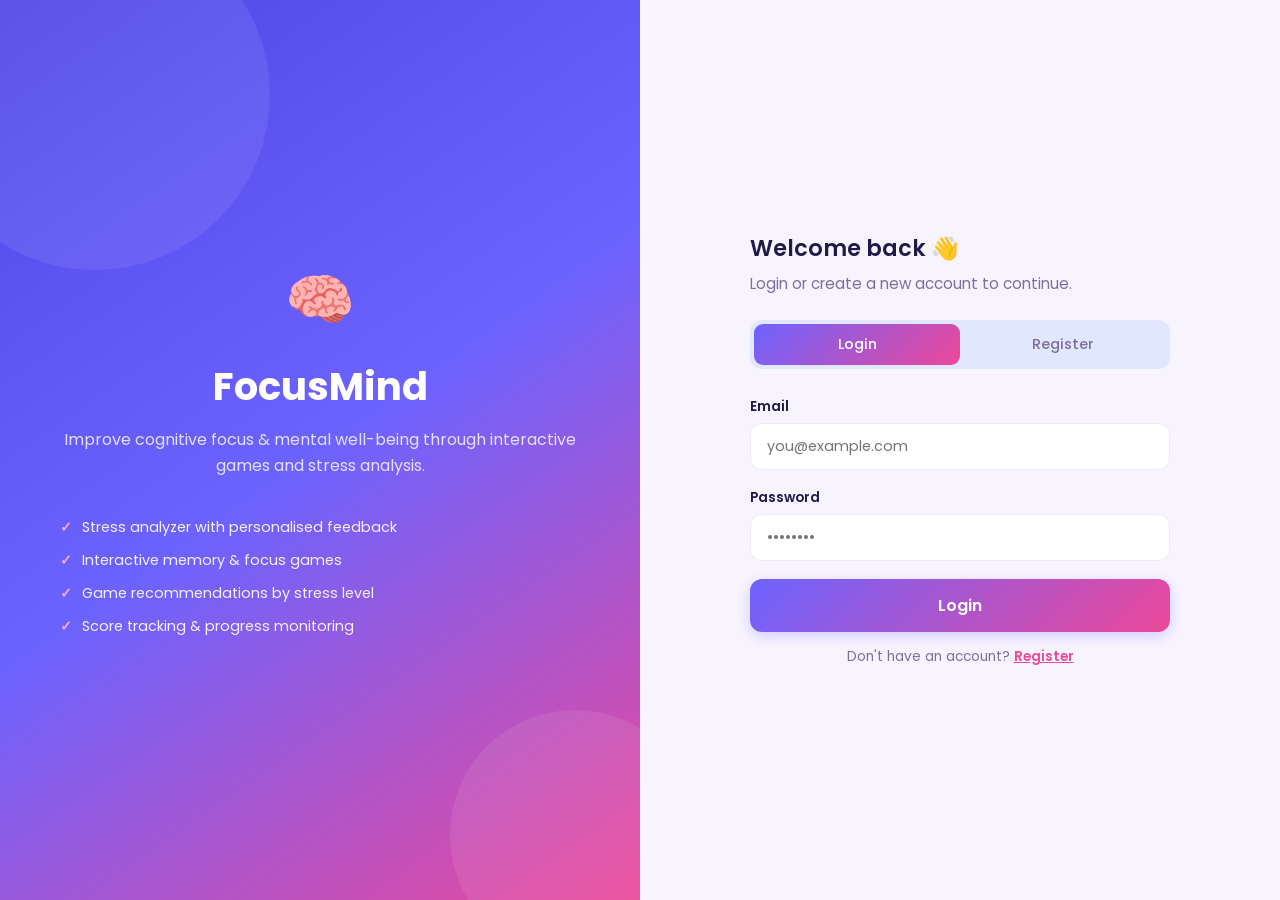
<file: index.html>
<!DOCTYPE html>
<html lang="en">
<head>
  <meta charset="UTF-8">
  <meta name="viewport" content="width=device-width, initial-scale=1.0">
  <title>FocusMind</title>
  <script>
    const session = localStorage.getItem('fm_session');
    if (session) {
      window.location.replace('pages/dashboard.html');
    } else {
      window.location.replace('pages/login.html');
    }
  </script>
</head>
<body></body>
</html>
</file>
<file: style.css>
/* Root stylesheet — imports from css/style.css so all existing HTML links still work */
@import url('./css/style.css');
</file>
